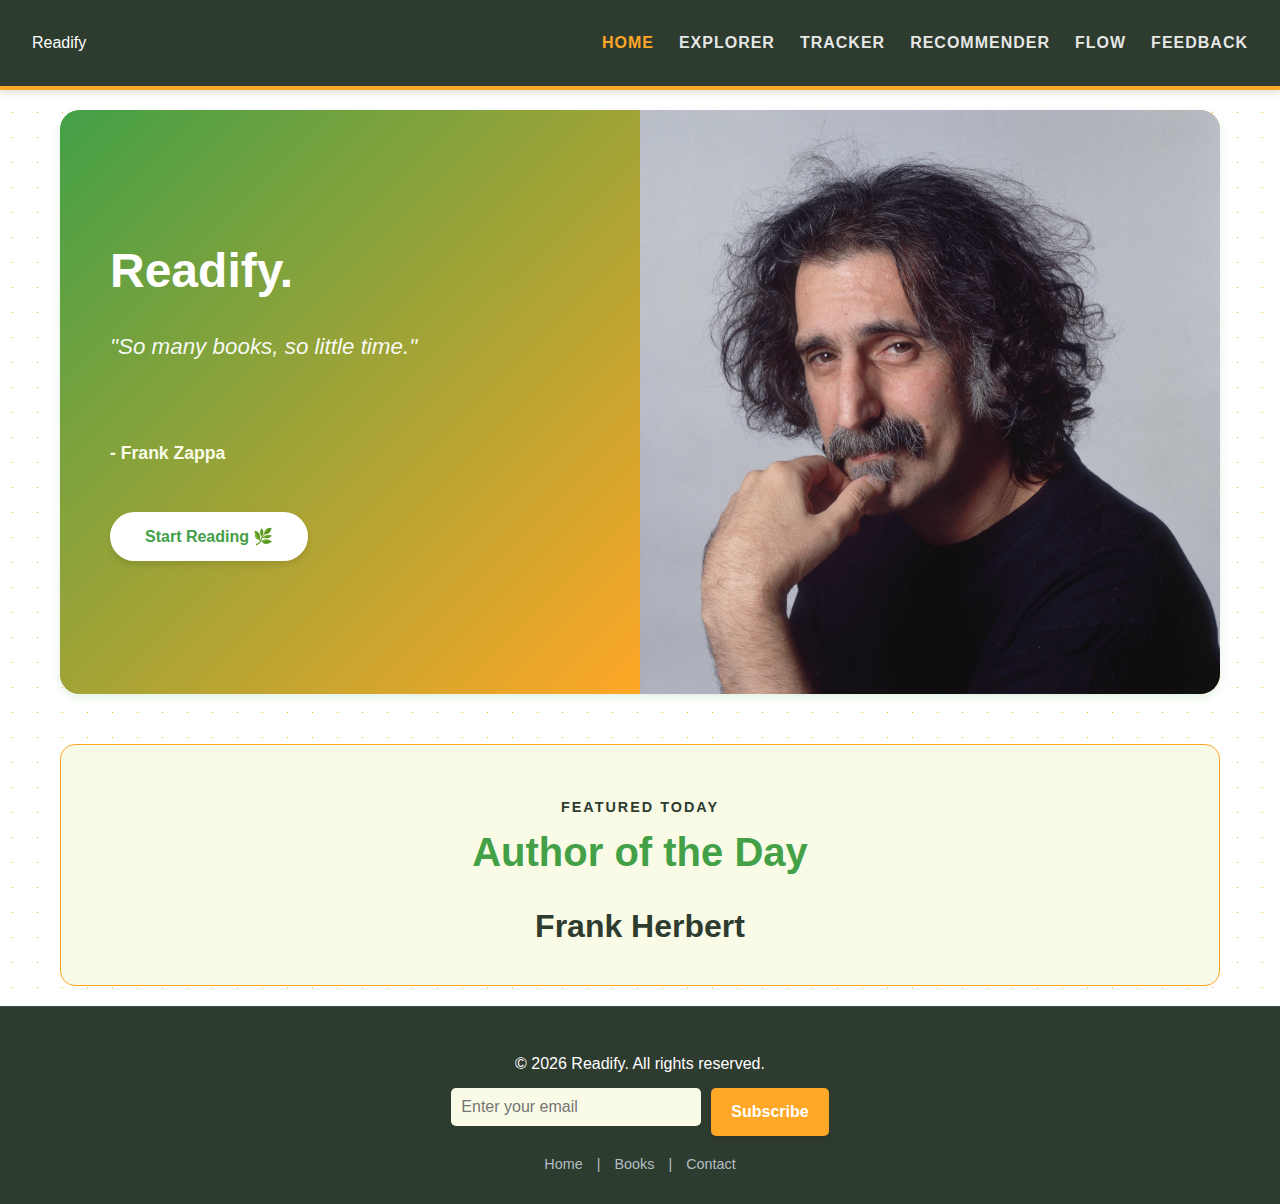
<file: index.html>
<!DOCTYPE html>
<html lang="en">
<head>
    <meta charset="UTF-8">
    <meta name="viewport" content="width=device-width, initial-scale=1.0">
    <title>Readify</title>
    <link rel="stylesheet" href="style.css">
    <link rel="manifest" href="manifest.json">
</head>
<body>
    <header>
        <nav>
            <div class="logo">Readify</div>
            <button class="hamburger" onclick="toggleMenu()">☰</button>
            <ul id="nav-links">
                <li><a href="index.html" class="active">Home</a></li>
                <li><a href="explorer.html">Explorer</a></li>
                <li><a href="tracker.html">Tracker</a></li>
                <li><a href="recommender.html">Recommender</a></li>
                <li><a href="flow.html">Flow</a></li>
                <li><a href="feedback.html">Feedback</a></li>
            </ul>
        </nav>
    </header>

    <main>
        <section class="hero-container" style="display: grid; grid-template-columns: 1fr 1fr; min-height: 450px; background: var(--white); border-radius: 20px; overflow: hidden; box-shadow: var(--shadow); margin-bottom: 50px;">
            
            <div style="padding: 50px; display: flex; flex-direction: column; justify-content: center; background: linear-gradient(135deg, var(--primary), var(--secondary));">
                <h1 style="color: white; font-size: 3rem; margin: 0 0 10px 0;">Readify.</h1>
                
                <p id="hero-quote-text" style="color: rgba(255,255,255,0.95); font-size: 1.4rem; font-style: italic; line-height: 1.4; min-height: 80px;">
                    "So many books, so little time."
                </p>
                
                <p id="hero-quote-author" style="color: var(--accent); font-weight: bold; margin-top: 10px; font-size: 1.1rem;">
                    - Frank Zappa
                </p>

                <a href="explorer.html" style="margin-top: 30px;">
                    <button style="background: white; color: var(--primary); padding: 15px 35px;">
                        Start Reading 🌿
                    </button>
                </a>
            </div>

            <div style="position: relative;">
                <img id="hero-image-display" 
                     src="r images/q1.jpg" 
                     alt="Reading inspiration" 
                     style="width: 100%; height: 100%; object-fit: cover; transition: opacity 0.5s ease;">
            </div>
        </section>

        <section style="text-align: center; padding: 40px; background: var(--accent); border-radius: 15px; border: 1px solid var(--secondary);">
            <h3 style="color: var(--dark); text-transform: uppercase; letter-spacing: 2px; font-size: 0.9rem;">Featured Today</h3>
            <h2 style="font-size: 2.5rem; color: var(--primary); margin-top: 10px;">Author of the Day</h2>
            <div id="author-display" style="font-size: 2rem; font-weight: bold; margin-top: 10px; color: var(--dark);"></div>
        </section>
    </main>

    <footer style="background-color: var(--dark); color: white; padding: 2rem; text-align: center; margin-top: auto;">
        <div style="max-width: 1200px; margin: 0 auto;">
            <p style="margin-bottom: 10px;">&copy; 2026 Readify. All rights reserved.</p>
            <div style="display: flex; justify-content: center; gap: 10px; margin-top: 15px;">
                <input type="email" id="newsletterEmail" placeholder="Enter your email" 
                       style="padding: 10px; border-radius: 5px; border: none; width: 250px;">
                <button onclick="saveNewsletter()" 
                        style="background-color: var(--secondary); color: white; border: none; padding: 10px 20px; border-radius: 5px; cursor: pointer;">
                    Subscribe
                </button>
            </div>
            <div style="margin-top: 20px; font-size: 0.9rem; color: #b2bec3;">
                <a href="index.html" style="color: #b2bec3; text-decoration: none; margin: 0 10px;">Home</a> |
                <a href="explorer.html" style="color: #b2bec3; text-decoration: none; margin: 0 10px;">Books</a> |
                <a href="feedback.html" style="color: #b2bec3; text-decoration: none; margin: 0 10px;">Contact</a>
            </div>
        </div>
    </footer>

    <script src="data.js"></script>
    <script src="script.js"></script>
</body>
</html>
</file>
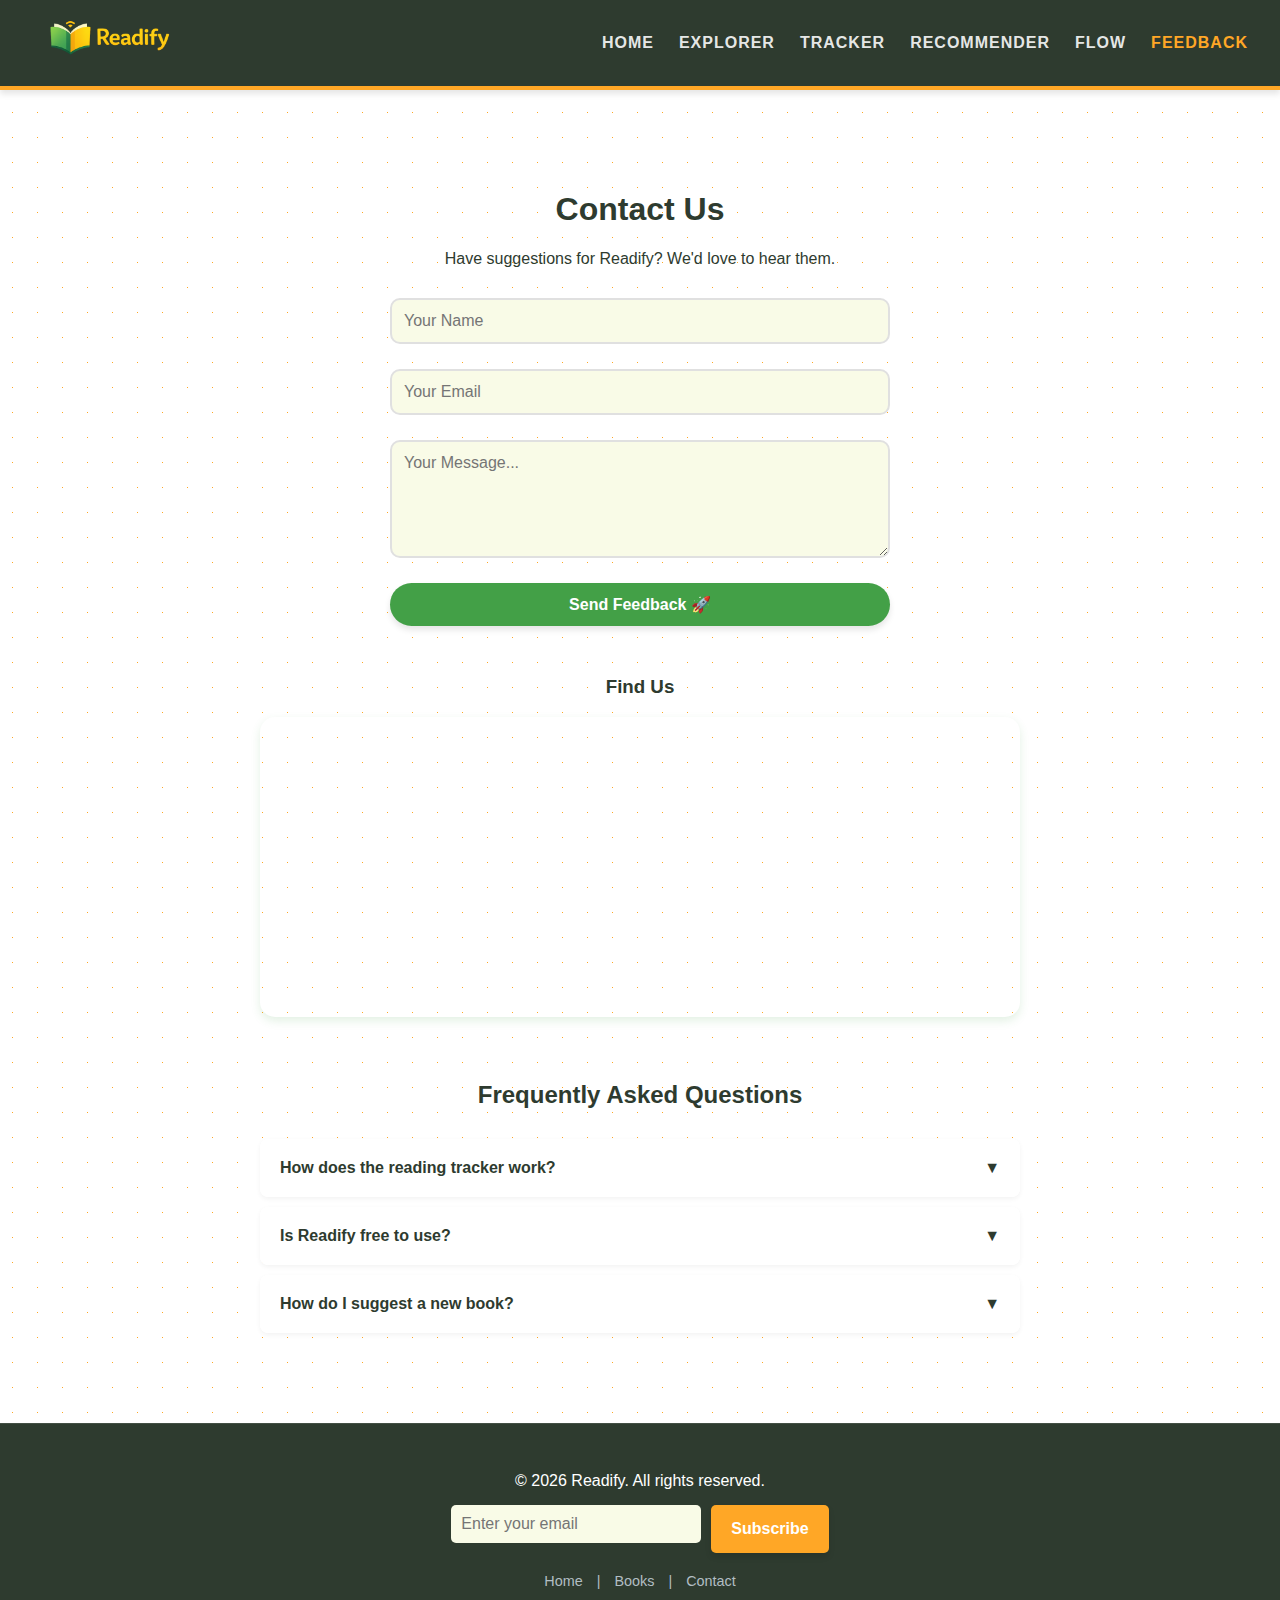
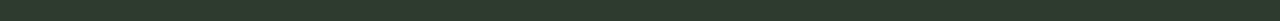
<file: feedback.html>
<!DOCTYPE html>
<html lang="en">
<head>
    <meta charset="UTF-8">
    <meta name="viewport" content="width=device-width, initial-scale=1.0">
    <title>Feedback - Readify</title>
    <link rel="stylesheet" href="style.css">
    <link rel="manifest" href="manifest.json">
    <style>
        .faq-item { background: white; border-radius: 8px; margin-bottom: 10px; overflow: hidden; box-shadow: 0 2px 5px rgba(0,0,0,0.05); }
        .faq-question { padding: 20px; font-weight: bold; cursor: pointer; display: flex; justify-content: space-between; align-items: center; background: #fff; }
        .faq-question:hover { background: #f8f9fa; color: var(--primary); }
        .faq-answer { display: none; padding: 20px; border-top: 1px solid #eee; color: #555; line-height: 1.6; animation: slideDown 0.3s ease; }
        .faq-item.active .faq-answer { display: block; }
        .faq-item.active .arrow { transform: rotate(180deg); }
        .arrow { transition: transform 0.3s; }
        @keyframes slideDown { from { opacity: 0; transform: translateY(-10px); } to { opacity: 1; transform: translateY(0); } }
    </style>
</head>
<body>
    <header>
        <nav>
            <div class="logo">
                <img src="r images/logo.png" alt="Readify Logo" style="height: 160px; vertical-align: middle;">
            </div>
            <button class="hamburger" onclick="toggleMenu()">☰</button>
            <ul id="nav-links">
                <li><a href="index.html">Home</a></li>
                <li><a href="explorer.html">Explorer</a></li>
                <li><a href="tracker.html">Tracker</a></li>
                <li><a href="recommender.html">Recommender</a></li>
                <li><a href="flow.html">Flow</a></li>
                <li><a href="feedback.html" class="active">Feedback</a></li>
            </ul>
        </nav>
    </header>

    <main>
        <div style="max-width: 800px; margin: 40px auto; padding: 20px;">
            <div style="text-align: center; margin-bottom: 50px;">
                <h1 style="color: var(--dark);">Contact Us</h1>
                <p>Have suggestions for Readify? We'd love to hear them.</p>
                <form onsubmit="handleFeedback(event)" style="max-width: 500px; margin: 30px auto; display: flex; flex-direction: column; gap: 15px;">
                    <input type="text" id="fbName" placeholder="Your Name" required>
                    <input type="email" id="fbEmail" placeholder="Your Email" required>
                    <textarea id="fbMsg" placeholder="Your Message..." required rows="5" style="resize: vertical;"></textarea>
                    <button type="submit">Send Feedback 🚀</button>
                </form>
            </div>

            <div style="text-align: center; margin: 40px 0;">
                <h3 style="color: var(--dark);">Find Us</h3>
                <iframe 
                    src="https://www.google.com/maps/embed?pb=!1m18!1m12!1m3!1d3960.798511732326!2d79.85640231477286!3d6.914677495003816!2m3!1f0!2f0!3f0!3m2!1i1024!2i768!4f13.1!3m3!1m2!1s0x3ae25963120b1509%3A0x2db2c18a59054544!2sAsia%20Pacific%20Institute%20of%20Information%20Technology%20(APIIT)!5e0!3m2!1sen!2slk!4v1625078900000!5m2!1sen!2slk" 
                    width="100%" 
                    height="300" 
                    style="border:0; max-width: 800px; border-radius: 15px; box-shadow: var(--shadow);" 
                    allowfullscreen="" 
                    loading="lazy">
                </iframe>
            </div>

            <div style="margin-top: 60px;">
                <h2 style="text-align: center; margin-bottom: 30px;">Frequently Asked Questions</h2>
                <div class="faq-item">
                    <div class="faq-question" onclick="toggleFaq(this)">How does the reading tracker work? <span class="arrow">▼</span></div>
                    <div class="faq-answer">Simply enter the total number of pages in your book and how many you have read so far. We calculate the percentage and save it to your browser!</div>
                </div>
                <div class="faq-item">
                    <div class="faq-question" onclick="toggleFaq(this)">Is Readify free to use? <span class="arrow">▼</span></div>
                    <div class="faq-answer">Yes! Readify is a completely free open-source project designed to help you discover and track your reading habits.</div>
                </div>
                <div class="faq-item">
                    <div class="faq-question" onclick="toggleFaq(this)">How do I suggest a new book? <span class="arrow">▼</span></div>
                    <div class="faq-answer">You can use the form above to send us book suggestions. We update our library weekly with new titles!</div>
                </div>
            </div>
        </div>
    </main>

    <footer style="background-color: var(--dark); color: white; padding: 2rem; text-align: center; margin-top: auto;">
        <div style="max-width: 1200px; margin: 0 auto;">
            <p style="margin-bottom: 10px;">&copy; 2026 Readify. All rights reserved.</p>
            <div style="display: flex; justify-content: center; gap: 10px; margin-top: 15px;">
                <input type="email" id="newsletterEmail" placeholder="Enter your email" style="padding: 10px; border-radius: 5px; border: none; width: 250px;">
                <button onclick="saveNewsletter()" style="background-color: var(--secondary); color: white; border: none; padding: 10px 20px; border-radius: 5px; cursor: pointer;">Subscribe</button>
            </div>
            <div style="margin-top: 20px; font-size: 0.9rem; color: #b2bec3;">
                <a href="index.html" style="color: #b2bec3; text-decoration: none; margin: 0 10px;">Home</a> |
                <a href="explorer.html" style="color: #b2bec3; text-decoration: none; margin: 0 10px;">Books</a> |
                <a href="feedback.html" style="color: #b2bec3; text-decoration: none; margin: 0 10px;">Contact</a>
            </div>
        </div>
    </footer>

    <script src="data.js"></script>
    <script src="script.js"></script>
    <script>
        function toggleFaq(element) {
            element.parentElement.classList.toggle("active");
        }
        function handleFeedback(event) {
            event.preventDefault();
            const name = document.getElementById("fbName").value;
            if(name) {
                alert("Thanks " + name + "! Your feedback has been sent.");
                event.target.reset();
            }
        }
    </script>
</body>
</html>
</file>
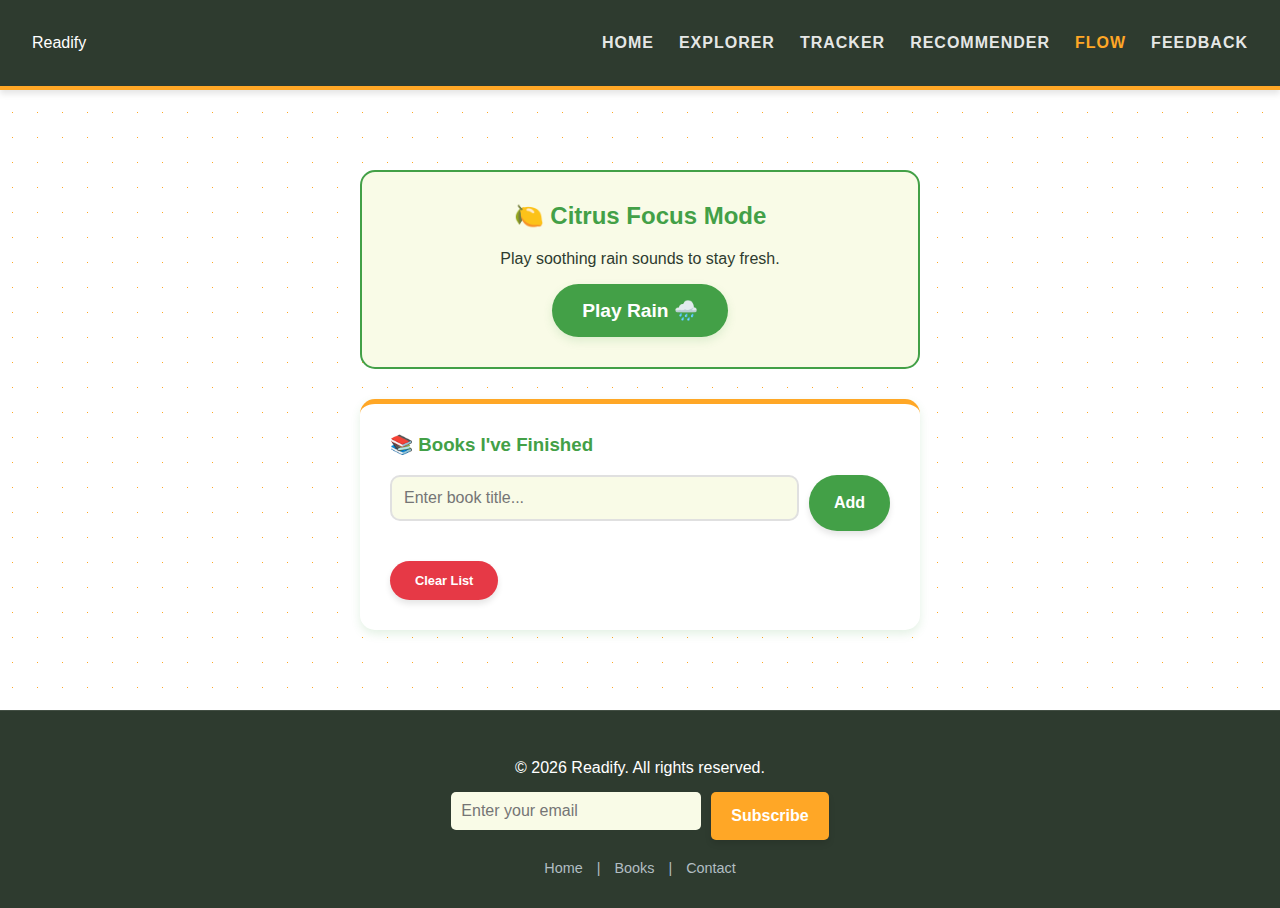
<file: flow.html>
<!DOCTYPE html>
<html lang="en">
<head>
    <meta charset="UTF-8">
    <meta name="viewport" content="width=device-width, initial-scale=1.0">
    <title>Reading Flow - Readify</title>
    <link rel="stylesheet" href="style.css">
</head>
<body>
    <header>
        <nav>
            <div class="logo">Readify</div>
            <button class="hamburger" onclick="toggleMenu()">☰</button>
            <ul id="nav-links">
                <li><a href="index.html">Home</a></li>
                <li><a href="explorer.html">Explorer</a></li>
                <li><a href="tracker.html">Tracker</a></li>
                <li><a href="recommender.html">Recommender</a></li>
                <li><a href="flow.html" class="active">Flow</a></li>
                <li><a href="feedback.html">Feedback</a></li>
            </ul>
        </nav>
    </header>

    <main>
        <div class="flow-container" style="max-width: 600px; margin: 40px auto; padding: 20px;">
            <div style="background: var(--accent); padding: 30px; border-radius: 15px; text-align: center; margin-bottom: 30px; border: 2px solid var(--primary);">
                <h2 style="color: var(--primary); margin-top: 0;">🍋 Citrus Focus Mode</h2>
                <p>Play soothing rain sounds to stay fresh.</p>
                <audio id="rainAudio" loop>
                    <source src="https://actions.google.com/sounds/v1/weather/rain_heavy_loud.ogg" type="audio/ogg">
                </audio>
                <button onclick="toggleSound()" id="soundBtn" style="padding: 15px 30px; font-size: 1.2rem; box-shadow: var(--shadow);">
                    Play Rain 🌧️
                </button>
            </div>

            <div style="background: white; padding: 30px; border-radius: 15px; box-shadow: var(--shadow); border-top: 5px solid var(--secondary);">
                <h3 style="margin-top: 0; color: var(--primary);">📚 Books I've Finished</h3>
                <div style="display: flex; gap: 10px; margin-bottom: 20px;">
                    <input type="text" id="completedBookInput" placeholder="Enter book title..." style="flex: 1;">
                    <button onclick="addCompletedBook()">Add</button>
                </div>
                <ul id="completedList" style="list-style: none; padding: 0;"></ul>
                <button onclick="clearCompletedList()" style="background: var(--error); font-size: 0.8rem; margin-top: 10px;">Clear List</button>
            </div>
        </div>
    </main>

    <footer style="background-color: var(--dark); color: white; padding: 2rem; text-align: center; margin-top: auto;">
        <div style="max-width: 1200px; margin: 0 auto;">
            <p style="margin-bottom: 10px;">&copy; 2026 Readify. All rights reserved.</p>
            <div style="display: flex; justify-content: center; gap: 10px; margin-top: 15px;">
                <input type="email" id="newsletterEmail" placeholder="Enter your email" 
                       style="padding: 10px; border-radius: 5px; border: none; width: 250px;">
                <button onclick="saveNewsletter()" 
                        style="background-color: var(--secondary); color: white; border: none; padding: 10px 20px; border-radius: 5px; cursor: pointer;">
                    Subscribe
                </button>
            </div>
            <div style="margin-top: 20px; font-size: 0.9rem; color: #b2bec3;">
                <a href="index.html" style="color: #b2bec3; text-decoration: none; margin: 0 10px;">Home</a> |
                <a href="explorer.html" style="color: #b2bec3; text-decoration: none; margin: 0 10px;">Books</a> |
                <a href="feedback.html" style="color: #b2bec3; text-decoration: none; margin: 0 10px;">Contact</a>
            </div>
        </div>
    </footer>

    <script src="data.js"></script>
    <script src="script.js"></script>
</body>
</html>
</file>
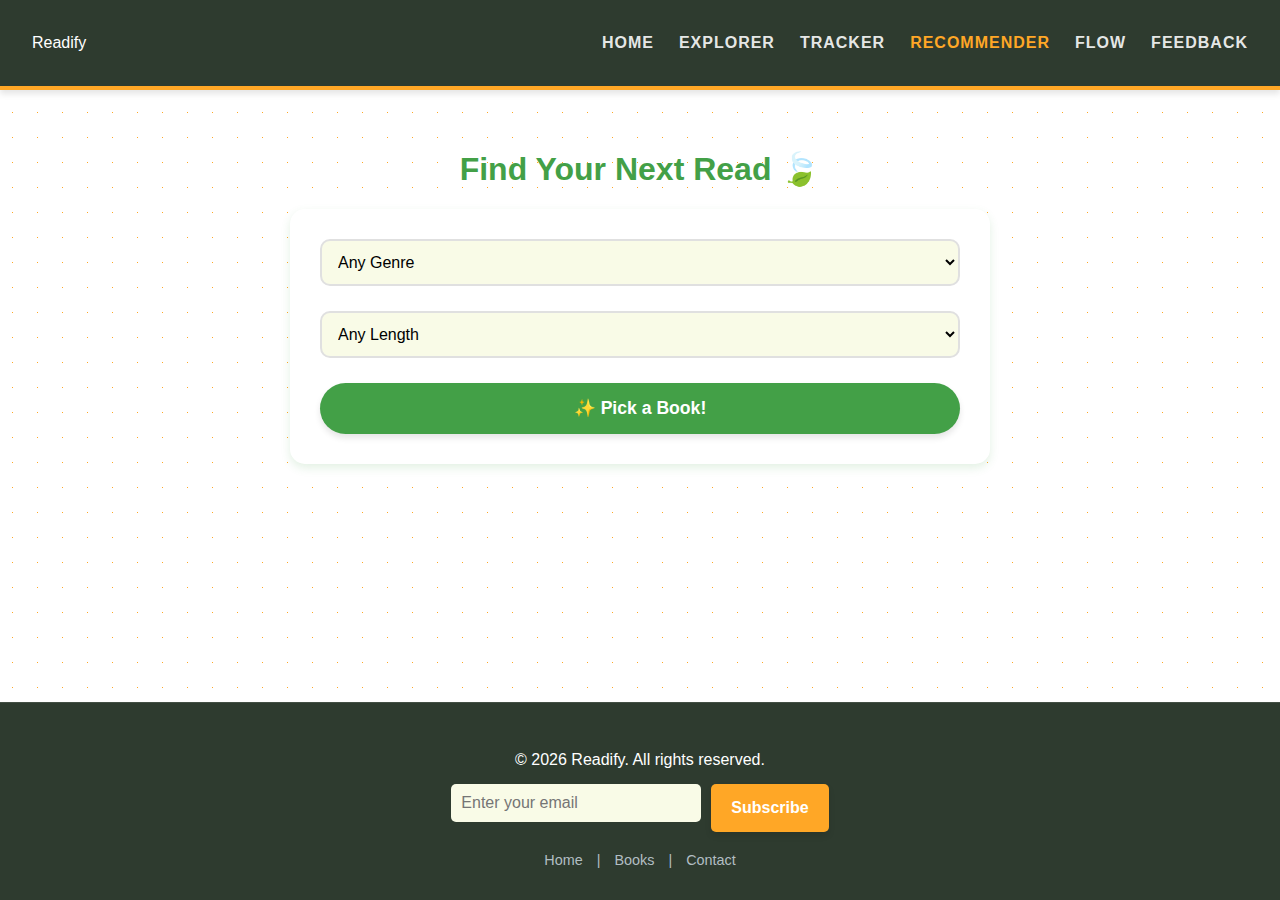
<file: recommender.html>
<!DOCTYPE html>
<html lang="en">
<head>
    <meta charset="UTF-8">
    <meta name="viewport" content="width=device-width, initial-scale=1.0">
    <title>Recommender - Readify</title>
    <link rel="stylesheet" href="style.css">
</head>
<body>
    <header>
        <nav>
            <div class="logo">Readify</div>
            <button class="hamburger" onclick="toggleMenu()">☰</button>
            <ul id="nav-links">
                <li><a href="index.html">Home</a></li>
                <li><a href="explorer.html">Explorer</a></li>
                <li><a href="tracker.html">Tracker</a></li>
                <li><a href="recommender.html" class="active">Recommender</a></li>
                <li><a href="flow.html">Flow</a></li>
                <li><a href="feedback.html">Feedback</a></li>
            </ul>
        </nav>
    </header>

    <main>
        <div class="recommender-container" style="max-width: 700px; margin: 40px auto; text-align: center;">
            
            <h1 style="color: var(--primary);">Find Your Next Read 🍃</h1>
            
            <div style="background: white; padding: 30px; border-radius: 15px; box-shadow: var(--shadow); display: flex; flex-direction: column; gap: 15px; margin-bottom: 30px;">
                <select id="genreSelect">
                    <option value="all">Any Genre</option>
                    <option value="Fiction">Fiction</option>
                    <option value="Sci-Fi">Sci-Fi</option>
                    <option value="Fantasy">Fantasy</option>
                    <option value="Mystery">Mystery</option>
                </select>
                <select id="lengthSelect">
                    <option value="all">Any Length</option>
                    <option value="Short">Short</option>
                    <option value="Medium">Medium</option>
                    <option value="Long">Long</option>
                </select>
                <button onclick="recommendBook()" style="padding: 15px; font-size: 1.1rem;">✨ Pick a Book!</button>
            </div>

            <div id="recommendation-result" style="display: none; background: var(--white); border: 3px dashed var(--secondary); padding: 30px; border-radius: 15px;">
                <h2 style="color: var(--primary); margin-top: 0;">We Recommend:</h2>
                <h3 id="rec-title" style="font-size: 1.8rem; margin: 10px 0;">Title</h3>
                <p id="rec-author" style="font-style: italic; color: #666;">Author</p>
                <p id="rec-desc" style="line-height: 1.6;">Description...</p>
                <div style="margin-top: 20px; display: flex; gap: 10px; justify-content: center;">
                    <button onclick="recommendBook()" style="background: #777;">Pick Another</button>
                    <button onclick="saveRecommendation()">❤️ Save to List</button>
                </div>
            </div>
        </div>
    </main>

    <footer style="background-color: var(--dark); color: white; padding: 2rem; text-align: center; margin-top: auto;">
        <div style="max-width: 1200px; margin: 0 auto;">
            <p style="margin-bottom: 10px;">&copy; 2026 Readify. All rights reserved.</p>
            <div style="display: flex; justify-content: center; gap: 10px; margin-top: 15px;">
                <input type="email" id="newsletterEmail" placeholder="Enter your email" 
                       style="padding: 10px; border-radius: 5px; border: none; width: 250px;">
                <button onclick="saveNewsletter()" 
                        style="background-color: var(--secondary); color: white; border: none; padding: 10px 20px; border-radius: 5px; cursor: pointer;">
                    Subscribe
                </button>
            </div>
            <div style="margin-top: 20px; font-size: 0.9rem; color: #b2bec3;">
                <a href="index.html" style="color: #b2bec3; text-decoration: none; margin: 0 10px;">Home</a> |
                <a href="explorer.html" style="color: #b2bec3; text-decoration: none; margin: 0 10px;">Books</a> |
                <a href="feedback.html" style="color: #b2bec3; text-decoration: none; margin: 0 10px;">Contact</a>
            </div>
        </div>
    </footer>

    <script src="data.js"></script>
    <script src="script.js"></script>
</body>
</html>
</file>
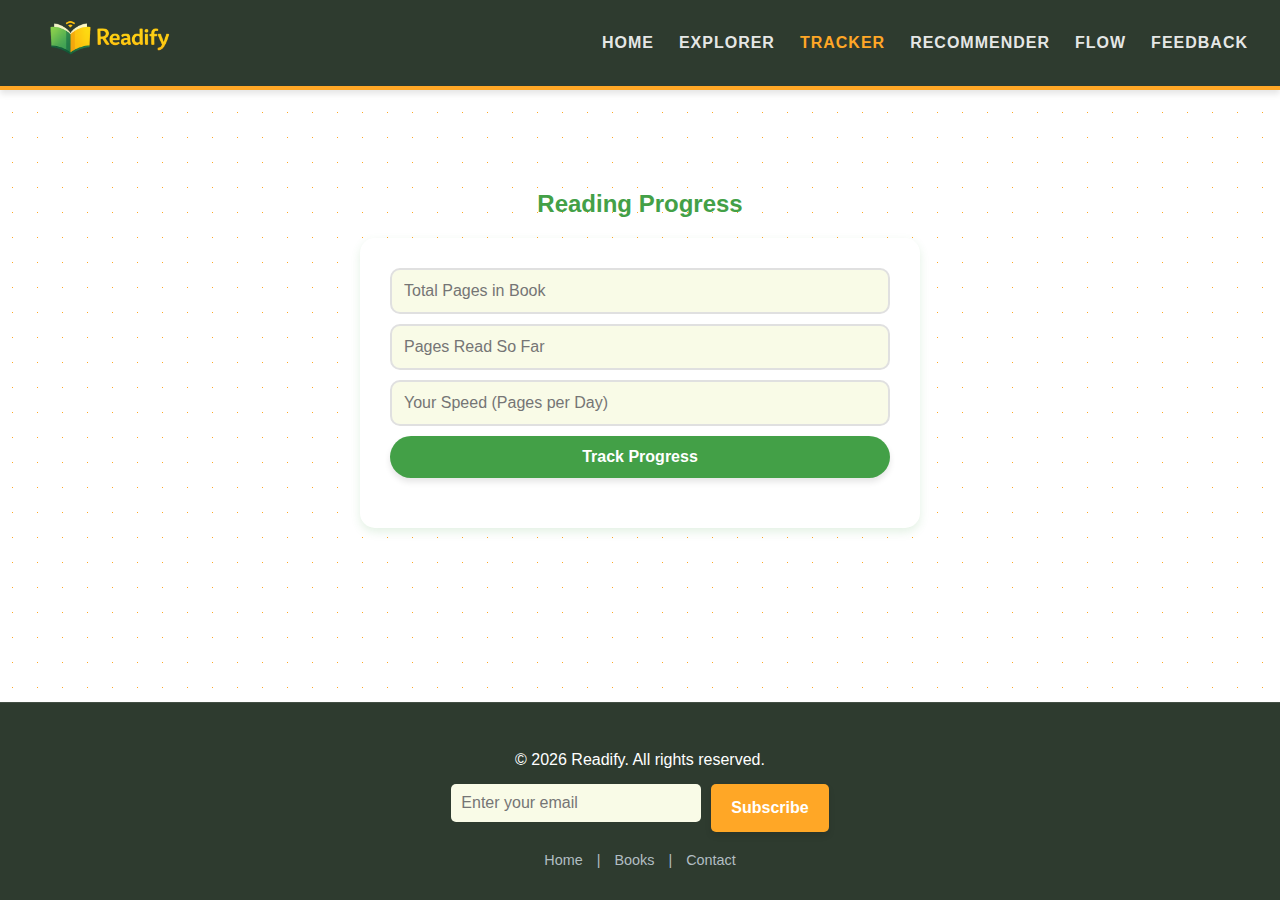
<file: tracker.html>
<!DOCTYPE html>
<html lang="en">
<head>
    <meta charset="UTF-8">
    <meta name="viewport" content="width=device-width, initial-scale=1.0">
    <title>Tracker - Readify</title>
    <link rel="stylesheet" href="style.css">
    <link rel="manifest" href="manifest.json">
</head>
<body>
    <header>
        <nav>
            <div class="logo">
                <img src="r images/logo.png" alt="Readify Logo" style="height: 160px; vertical-align: middle;">
            </div>
            <button class="hamburger" onclick="toggleMenu()">☰</button>
            <ul id="nav-links">
                <li><a href="index.html">Home</a></li>
                <li><a href="explorer.html">Explorer</a></li>
                <li><a href="tracker.html" class="active">Tracker</a></li>
                <li><a href="recommender.html">Recommender</a></li>
                <li><a href="flow.html">Flow</a></li>
                <li><a href="feedback.html">Feedback</a></li>
            </ul>
        </nav>
    </header>

    <main> 
        <div style="max-width: 600px; margin: 40px auto; padding: 20px; text-align: center;">
            <h2 style="color: var(--primary);">Reading Progress</h2>
            <div style="background: white; padding: 30px; border-radius: 15px; box-shadow: var(--shadow);">
                <input type="number" id="total" placeholder="Total Pages in Book" style="width: 100%; margin-bottom: 10px;">
                <input type="number" id="read" placeholder="Pages Read So Far" style="width: 100%; margin-bottom: 10px;">
                <input type="number" id="speed" placeholder="Your Speed (Pages per Day)" style="width: 100%; margin-bottom: 10px;">
                
                <button onclick="calculateProgress()" style="width: 100%;">Track Progress</button>
                
                <div id="result" style="margin-top: 20px; font-weight: bold; font-size: 1.2rem; color: var(--dark);"></div>
                <div id="estimate" style="margin-top: 10px; font-size: 1rem; color: #666;"></div>
            </div>
        </div>
    </main>

    <footer style="background-color: var(--dark); color: white; padding: 2rem; text-align: center; margin-top: auto;">
        <div style="max-width: 1200px; margin: 0 auto;">
            <p style="margin-bottom: 10px;">&copy; 2026 Readify. All rights reserved.</p>
            <div style="display: flex; justify-content: center; gap: 10px; margin-top: 15px;">
                <input type="email" id="newsletterEmail" placeholder="Enter your email" style="padding: 10px; border-radius: 5px; border: none; width: 250px;">
                <button onclick="saveNewsletter()" style="background-color: var(--secondary); color: white; border: none; padding: 10px 20px; border-radius: 5px; cursor: pointer;">Subscribe</button>
            </div>
            <div style="margin-top: 20px; font-size: 0.9rem; color: #b2bec3;">
                <a href="index.html" style="color: #b2bec3; text-decoration: none; margin: 0 10px;">Home</a> |
                <a href="explorer.html" style="color: #b2bec3; text-decoration: none; margin: 0 10px;">Books</a> |
                <a href="feedback.html" style="color: #b2bec3; text-decoration: none; margin: 0 10px;">Contact</a>
            </div>
        </div>
    </footer>

    <script src="data.js"></script>
    <script src="script.js"></script>
</body>
</html>
</file>
<file: style.css>
:root {
    
    --primary: #43a047;   /* Fresh Leaf Green (Buttons/Highlights) */
    --secondary: #ffa726; /* Juicy Light Orange (Hover/Accents) */
    --accent: #f9fbe7;    /* Pale Yellow-Green (Backgrounds) */
    --dark: #2e3b2f;      /* Dark Olive (Navbar/Footer/Text) */
    --white: #ffffff;
    --error: #e63946;     /* Red for errors */
    --shadow: 0 4px 10px rgba(67, 160, 71, 0.15); /* Soft Green Shadow */
}

/* General Reset */
* { box-sizing: border-box; font-family: 'Segoe UI', Tahoma, Geneva, Verdana, sans-serif; }

body { 
    margin: 0; 
    padding: 0; 
    display: flex; 
    flex-direction: column; 
    min-height: 100vh;
    color: var(--dark);
    
   
    background-color: #ffffff;
    background-image: radial-gradient(var(--secondary) 0.5px, transparent 0.5px);
    background-size: 25px 25px;
}

main { flex: 1; padding: 20px; max-width: 1200px; margin: 0 auto; width: 100%; }

/* Navigation */


nav { 
    display: flex; 
    justify-content: space-between; 
    align-items: center; 
    background: var(--dark); 
    color: white; 
    
   
    padding: 0.5rem 2rem; 
    
    
    height: 90px; 
    
    box-shadow: 0 4px 6px rgba(0,0,0,0.1);
    border-bottom: 4px solid var(--secondary); 
}


.logo img {
    height: 1600px; 
    width: auto;  
    display: block;
}

nav ul { display: flex; list-style: none; gap: 25px; margin: 0; padding: 0; }


nav a { 
    color: rgba(255,255,255,0.9); 
    text-decoration: none; 
    transition: color 0.3s; 
    
    font-size: 1.0rem;     
    font-weight: 600;      
    text-transform: uppercase; 
    letter-spacing: 1px;   
}

nav a:hover, nav a.active { color: var(--secondary); } 

.hamburger { display: none; background: none; border: none; color: white; font-size: 1.5rem; cursor: pointer; }

/* Responsive adjustments */
@media (max-width: 768px) {
    nav { height: auto; padding: 1rem; } /* Let mobile expand if needed */
    .hamburger { display: block; }
    nav ul { display: none; flex-direction: column; width: 100%; position: absolute; top: 70px; left: 0; background: var(--dark); padding: 20px; z-index: 999; }
    nav ul.active { display: flex; }
    nav a { font-size: 1.1rem; } /* Slightly smaller on mobile */
}

/* Grid for Books */
.book-grid { display: grid; grid-template-columns: repeat(auto-fill, minmax(220px, 1fr)); gap: 30px; }
.card { 
    background: var(--white);
    border: none; 
    padding: 15px; 
    border-radius: 15px; 
    text-align: center; 
    transition: transform 0.3s, box-shadow 0.3s; 
    box-shadow: var(--shadow);
    border-top: 5px solid var(--primary); /* Green top border */
}
.card:hover { transform: translateY(-7px); box-shadow: 0 15px 30px rgba(255, 167, 38, 0.2); } /* Orange glow */
.card img { max-width: 100%; height: 300px; object-fit: cover; border-radius: 10px; margin-bottom: 10px; }
.card h3 { margin: 10px 0 5px 0; font-size: 1.1rem; color: var(--primary); }

/* Buttons & Inputs */
button {
    background-color: var(--primary);
    color: var(--white);
    border: none;
    padding: 12px 25px;
    border-radius: 50px; /* Pill-shaped buttons */
    cursor: pointer;
    font-size: 1rem;
    font-weight: 600;
    transition: all 0.2s;
    box-shadow: 0 4px 6px rgba(0,0,0,0.1);
}
button:hover { 
    background-color: var(--secondary); /* Turns Orange on hover */
    transform: translateY(-2px); 
}

input, select, textarea {
    padding: 12px;
    border: 2px solid #e0e0e0;
    border-radius: 10px;
    font-size: 1rem;
    width: 100%;
    margin-bottom: 10px;
    background-color: var(--accent); /* Very light yellow background */
    transition: border-color 0.3s;
}
input:focus, select:focus, textarea:focus { outline: none; border-color: var(--secondary); background: white; }

/* Footer */
footer {
    background-color: var(--dark);
    color: var(--white);
    padding: 3rem 2rem;
    text-align: center;
    margin-top: auto;
    border-top: 1px solid rgba(255,255,255,0.1);
}

/* Modal */
.modal { display: none; position: fixed; top: 0; left: 0; width: 100%; height: 100%; background: rgba(46, 59, 47, 0.9); justify-content: center; align-items: center; z-index: 1000; }
.modal-content { background: white; padding: 30px; border-radius: 15px; max-width: 500px; width: 90%; position: relative; border-bottom: 6px solid var(--secondary); }

/* Hero Section Special Styling */
.hero-container {
    /* This handles the gradient on the Home Page automatically */
    background: linear-gradient(135deg, var(--primary), var(--secondary)) !important; 
}


/* Responsive */
@media (max-width: 768px) {
    .hamburger { display: block; }
    nav ul { display: none; flex-direction: column; width: 100%; position: absolute; top: 70px; left: 0; background: var(--dark); padding: 20px; z-index: 999; }
    nav ul.active { display: flex; }
}

/* Logo Styling */
.logo img {
    height: 40px; /* Adjust this size if your logo is too big/small */
    width: auto;
    display: block;
}
</file>
